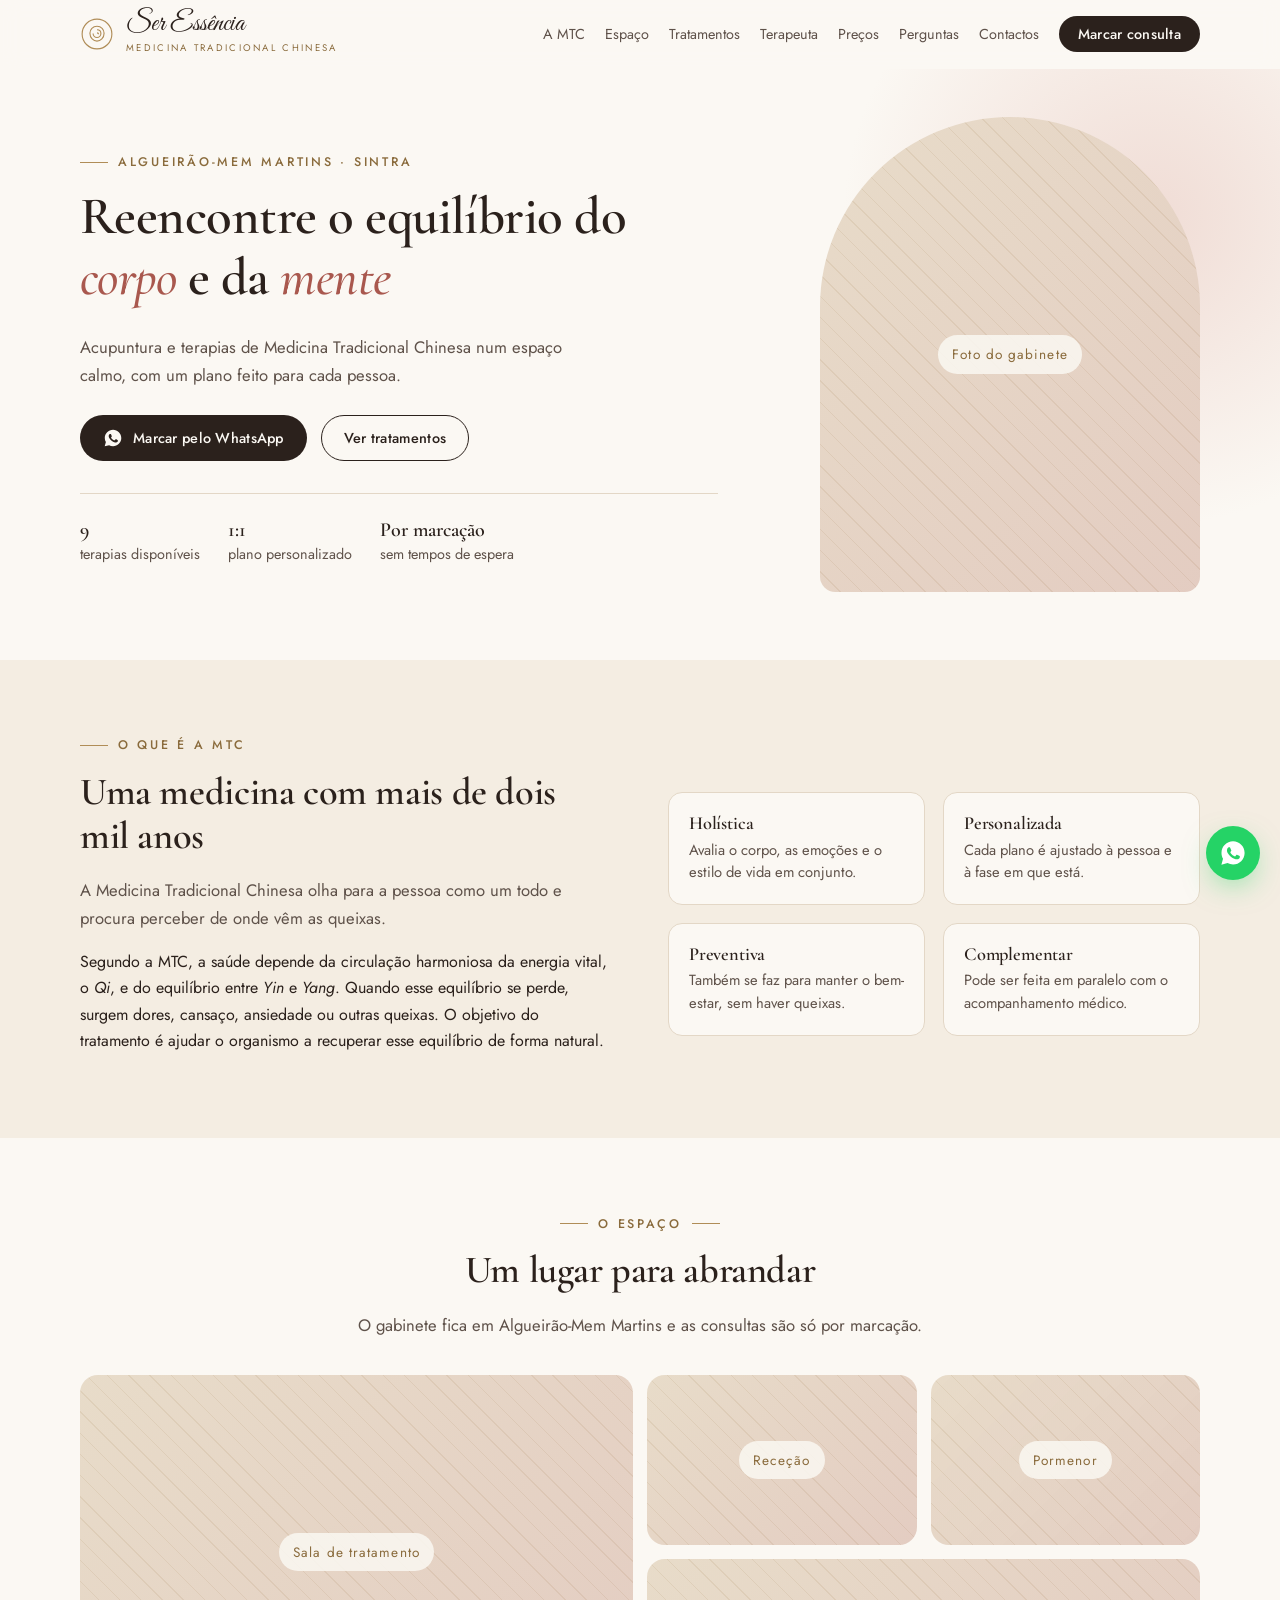
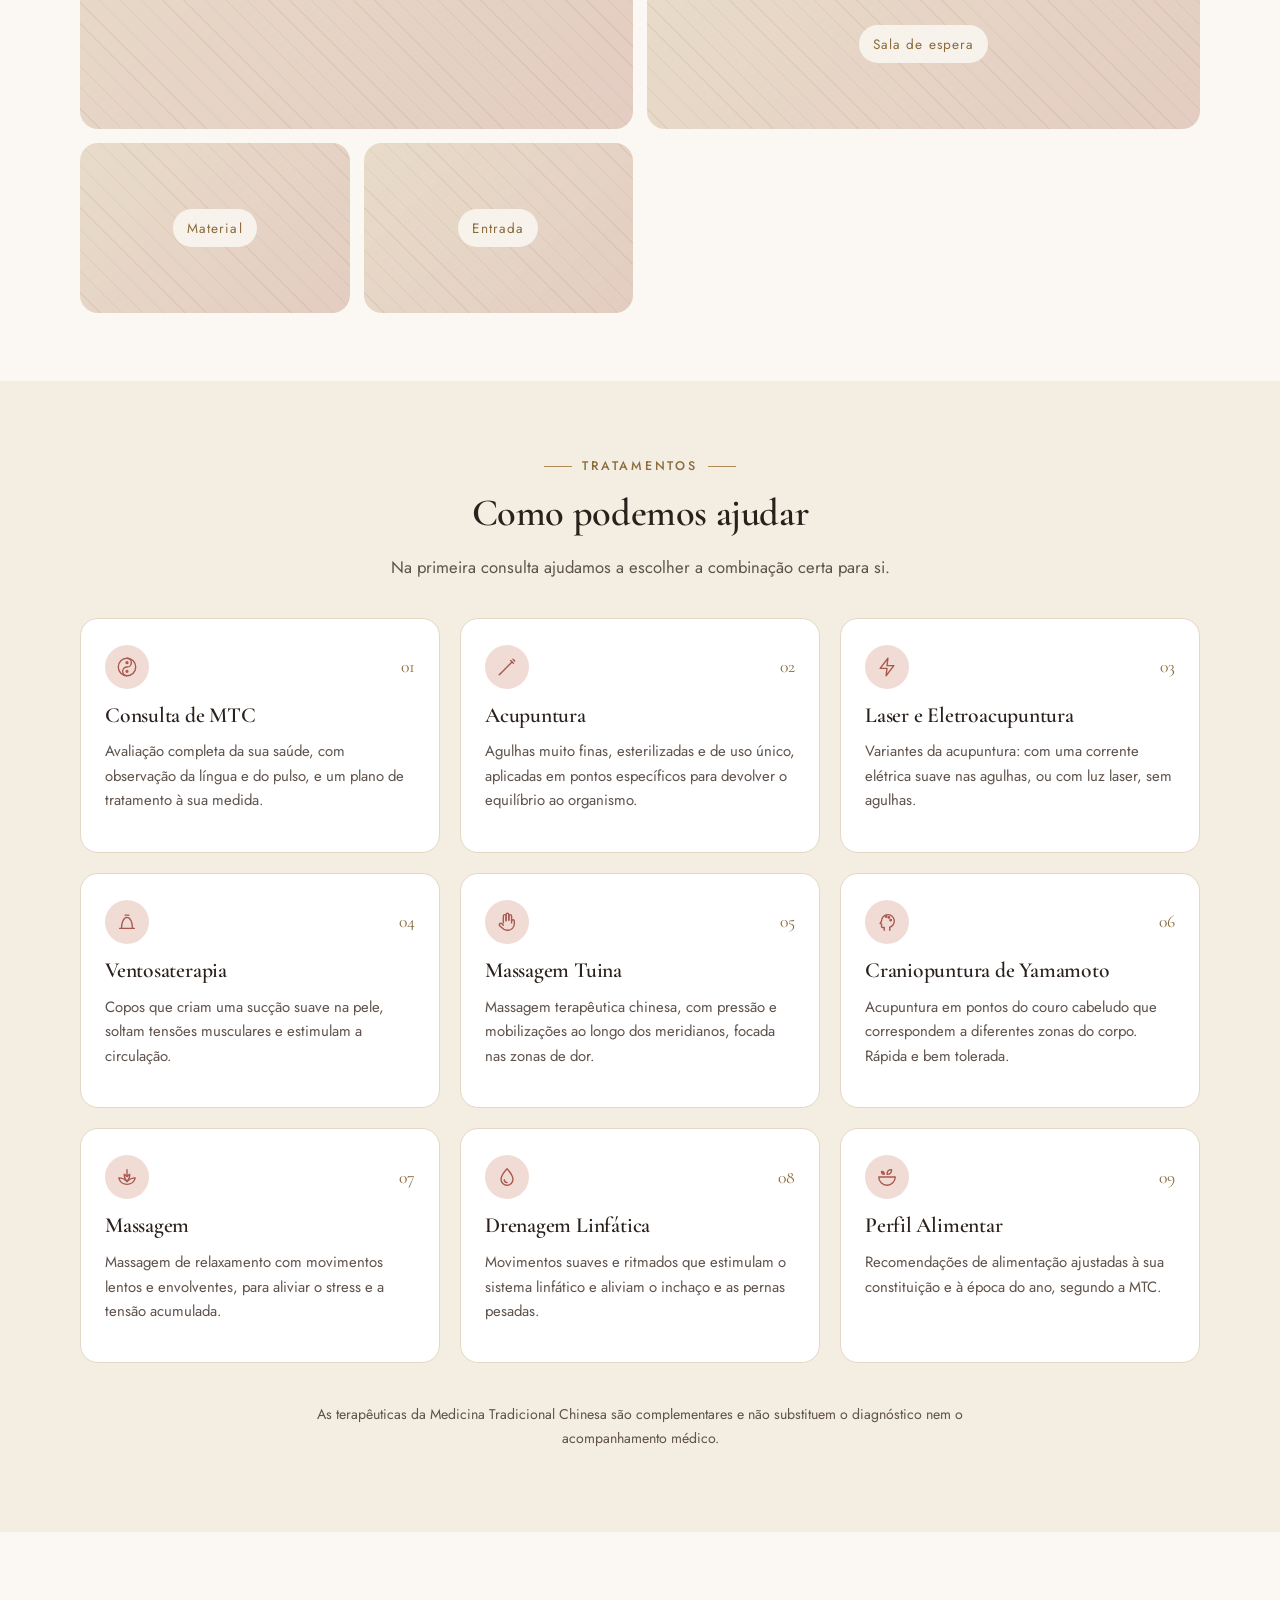
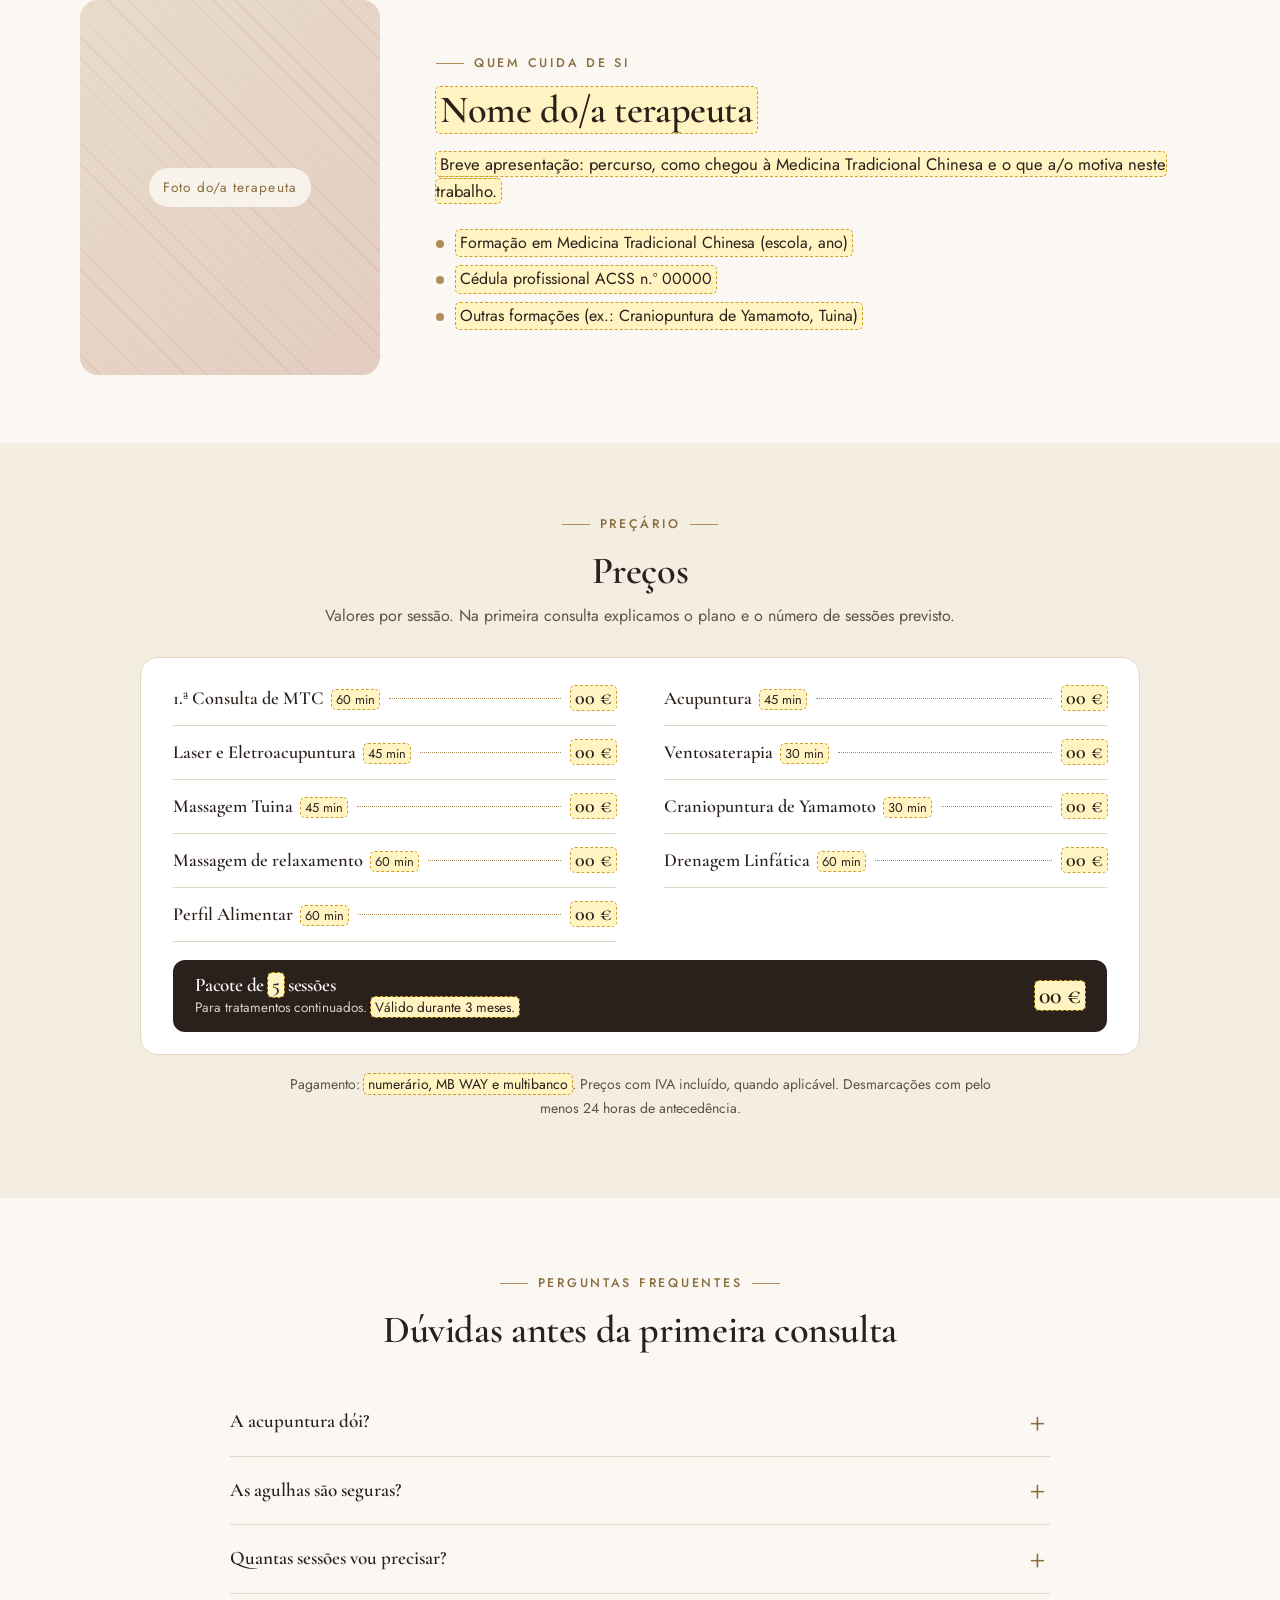
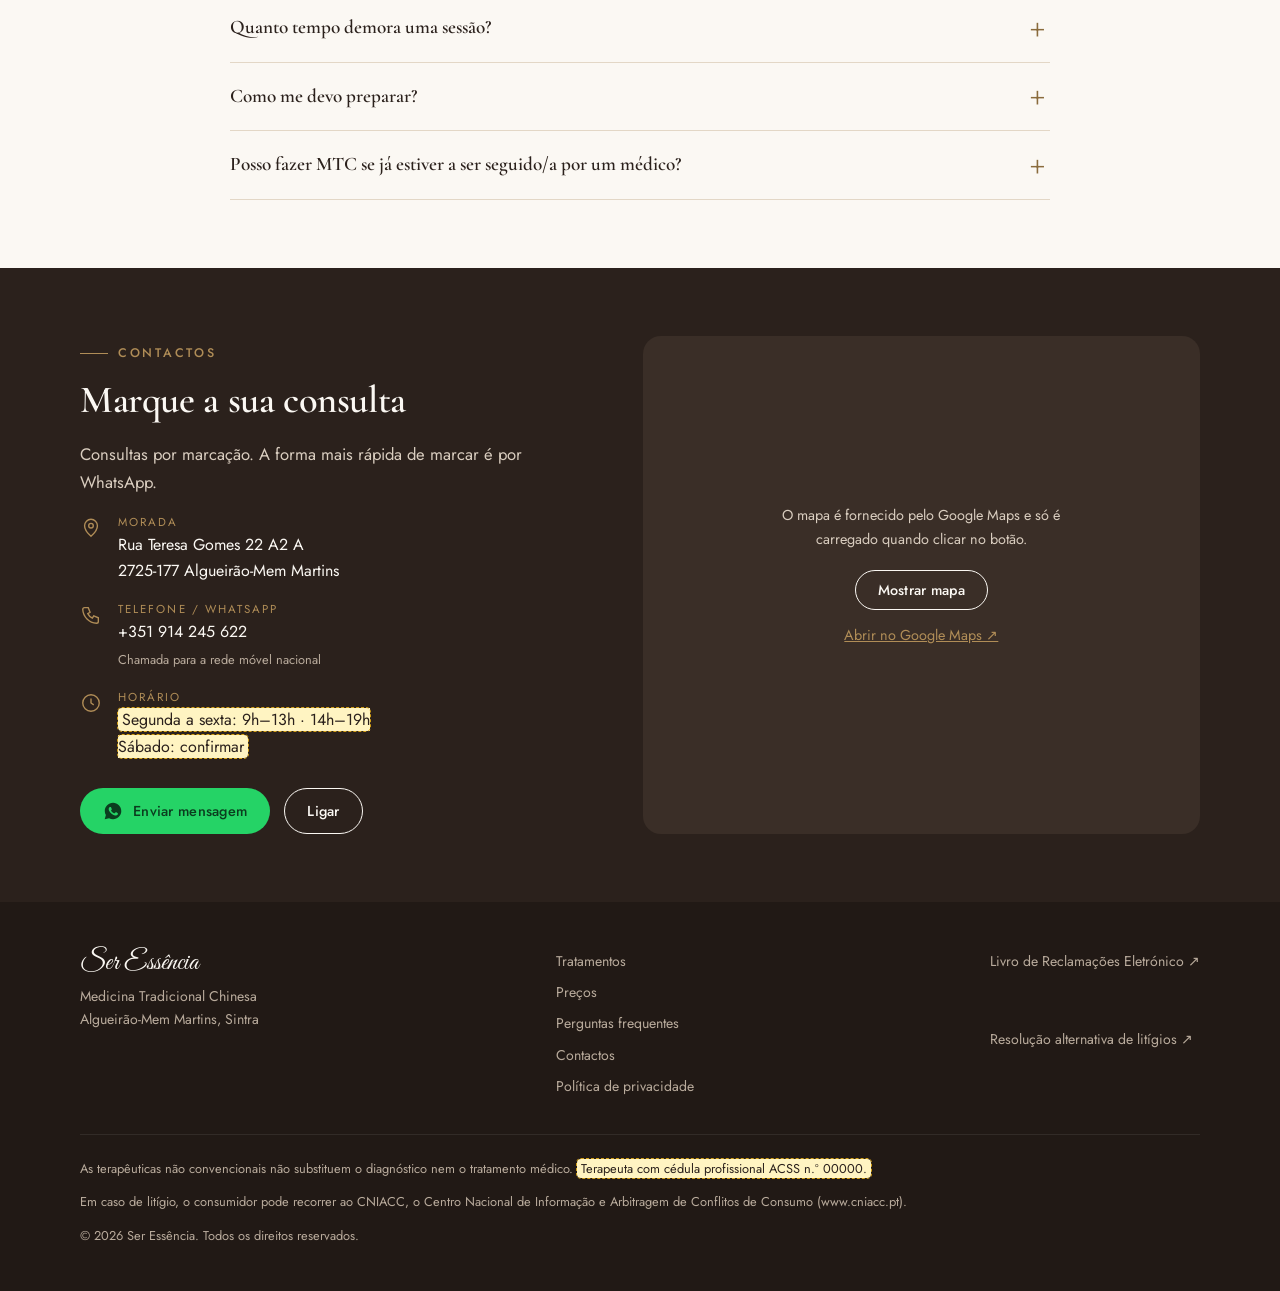
<file: index.html>
<!doctype html>
<html lang="pt-PT">
<head>
  <meta charset="utf-8">
  <meta name="viewport" content="width=device-width, initial-scale=1">
  <title>Ser Essência | Acupuntura e Medicina Tradicional Chinesa em Mem Martins</title>
  <meta name="description" content="Clínica de Medicina Tradicional Chinesa em Algueirão-Mem Martins: acupuntura, eletroacupuntura, ventosaterapia, massagem Tuina, drenagem linfática e perfil alimentar. Consultas por marcação.">
  <meta name="robots" content="noindex"><!-- PROTOTIPO: tirar no lançamento -->
  <link rel="canonical" href="https://seressencia.pt/">
  <meta name="theme-color" content="#2b211c">

  <!-- Pré-visualização quando o link é partilhado (WhatsApp, Facebook…) -->
  <meta property="og:type" content="website">
  <meta property="og:locale" content="pt_PT">
  <meta property="og:title" content="Ser Essência | Medicina Tradicional Chinesa">
  <meta property="og:description" content="Acupuntura e terapias de Medicina Tradicional Chinesa em Algueirão-Mem Martins.">
  <meta property="og:url" content="https://seressencia.pt/">
  <meta property="og:image" content="https://seressencia.pt/partilha.jpg">
  <meta property="og:image:width" content="1200">
  <meta property="og:image:height" content="630">
  <meta property="og:site_name" content="Ser Essência">
  <meta name="twitter:card" content="summary_large_image">

  <link rel="icon" href="favicon.svg" type="image/svg+xml">
  <link rel="preconnect" href="https://fonts.googleapis.com">
  <link rel="preconnect" href="https://fonts.gstatic.com" crossorigin>
  <link href="https://fonts.googleapis.com/css2?family=Cormorant+Garamond:ital,wght@0,500;0,600;1,500&family=Great+Vibes&family=Jost:wght@300;400;500&display=swap" rel="stylesheet">
  <link rel="stylesheet" href="styles.css">

  <!-- Dados estruturados: ajudam o Google a mostrar morada, telefone e horário -->
  <script type="application/ld+json">
  {
    "@context": "https://schema.org",
    "@type": "MedicalBusiness",
    "name": "Ser Essência — Medicina Tradicional Chinesa",
    "url": "https://seressencia.pt/",
    "telephone": "+351914245622",
    "image": "https://seressencia.pt/partilha.jpg",
    "address": {
      "@type": "PostalAddress",
      "streetAddress": "Rua Teresa Gomes 22 A2 A",
      "postalCode": "2725-177",
      "addressLocality": "Algueirão-Mem Martins",
      "addressRegion": "Sintra",
      "addressCountry": "PT"
    },
    "areaServed": ["Algueirão-Mem Martins", "Sintra", "Rio de Mouro", "Mira Sintra"],
    "medicalSpecialty": "Acupuncture"
  }
  </script>
</head>
<body id="topo">

  <!-- ===================== CABEÇALHO ===================== -->
  <header class="site-header">
    <nav class="container nav" aria-label="Navegação principal">
      <a href="#topo" class="brand" aria-label="Ser Essência — início">
        <!-- Substituir por img/logo.svg quando houver o logótipo original -->
        <svg class="brand-mark" viewBox="0 0 48 48" fill="none" stroke="#b08d57" stroke-width="1.6" aria-hidden="true">
          <circle cx="24" cy="24" r="21"/>
          <path d="M24 13c6 0 10 4.5 10 10 0 6.5-5 11-10 11s-10-4.5-10-11c0-5.5 4-10 10-10z"/>
          <path d="M24 18c3.3 0 5.5 2.4 5.5 5.3 0 3.4-2.6 5.7-5.5 5.7s-5.5-2.3-5.5-5.7"/>
          <path d="M24 22.5c1.4 0 2.2 1 2.2 2"/>
        </svg>
        <span>
          <span class="brand-name">Ser Essência</span>
          <span class="brand-sub">Medicina Tradicional Chinesa</span>
        </span>
      </a>

      <button class="nav-toggle" aria-label="Abrir menu" aria-expanded="false" aria-controls="menu">
        <span></span><span></span><span></span>
      </button>

      <ul class="nav-links" id="menu">
        <li><a href="#mtc">A MTC</a></li>
        <li><a href="#gabinete">Espaço</a></li>
        <li><a href="#tratamentos">Tratamentos</a></li>
        <li><a href="#terapeuta">Terapeuta</a></li>
        <li><a href="#precos">Preços</a></li>
        <li><a href="#faq">Perguntas</a></li>
        <li><a href="#contactos">Contactos</a></li>
        <li><a class="btn btn-primary" href="https://wa.me/351914245622?text=Ol%C3%A1!%20Gostaria%20de%20marcar%20uma%20consulta." target="_blank" rel="noopener">Marcar consulta</a></li>
      </ul>
    </nav>
  </header>

  <main>
    <!-- ===================== HERO ===================== -->
    <section class="hero">
      <div class="container hero-grid">
        <div class="reveal">
          <span class="eyebrow">Algueirão-Mem Martins · Sintra</span>
          <h1>Reencontre o equilíbrio do <em>corpo</em> e da <em>mente</em></h1>
          <p class="lead">Acupuntura e terapias de Medicina Tradicional Chinesa num espaço calmo, com um plano feito para cada pessoa.</p>
          <div class="hero-actions">
            <a class="btn btn-primary" href="https://wa.me/351914245622?text=Ol%C3%A1!%20Gostaria%20de%20marcar%20uma%20consulta." target="_blank" rel="noopener">
              <svg viewBox="0 0 24 24" fill="currentColor" aria-hidden="true"><path d="M12.04 2C6.58 2 2.13 6.45 2.13 11.91c0 1.75.46 3.45 1.32 4.95L2.05 22l5.25-1.38c1.45.79 3.08 1.21 4.74 1.21 5.46 0 9.91-4.45 9.91-9.91C21.95 6.45 17.5 2 12.04 2zm5.8 14.02c-.24.68-1.42 1.31-1.96 1.36-.5.05-.97.24-3.27-.68-2.77-1.09-4.52-3.92-4.66-4.1-.13-.18-1.11-1.48-1.11-2.83 0-1.34.7-2 .95-2.28.25-.27.54-.34.72-.34h.52c.17 0 .39-.06.61.47.24.55.79 1.9.86 2.04.07.14.11.3.02.48-.09.18-.13.29-.27.45-.13.16-.28.35-.4.47-.13.13-.27.28-.12.55.16.27.7 1.15 1.5 1.86 1.03.92 1.9 1.2 2.17 1.34.27.13.43.11.59-.07.16-.18.68-.79.86-1.06.18-.27.36-.23.61-.14.25.09 1.58.75 1.85.88.27.14.45.2.52.32.07.11.07.66-.17 1.34z"/></svg>
              Marcar pelo WhatsApp
            </a>
            <a class="btn btn-ghost" href="#tratamentos">Ver tratamentos</a>
          </div>
          <div class="hero-facts">
            <div><strong>9</strong>terapias disponíveis</div>
            <div><strong>1:1</strong>plano personalizado</div>
            <div><strong>Por marcação</strong>sem tempos de espera</div>
          </div>
        </div>

        <div class="hero-visual reveal">
          <!-- Para usar uma foto: <div class="photo"><img src="img/gabinete-1.jpg" alt="Sala de tratamento da Ser Essência"></div> -->
          <div class="photo"><span class="photo-label">Foto do gabinete</span></div>
        </div>
      </div>
    </section>

    <!-- ===================== A MTC ===================== -->
    <section class="section about" id="mtc">
      <div class="container about-grid">
        <div class="reveal">
          <span class="eyebrow">O que é a MTC</span>
          <h2>Uma medicina com mais de dois mil anos</h2>
          <p class="lead">A Medicina Tradicional Chinesa olha para a pessoa como um todo e procura perceber de onde vêm as queixas.</p>
          <p>Segundo a MTC, a saúde depende da circulação harmoniosa da energia vital, o <em>Qi</em>, e do equilíbrio entre <em>Yin</em> e <em>Yang</em>. Quando esse equilíbrio se perde, surgem dores, cansaço, ansiedade ou outras queixas. O objetivo do tratamento é ajudar o organismo a recuperar esse equilíbrio de forma natural.</p>
        </div>
        <div class="reveal">
          <div class="pillars">
            <div class="pillar"><h3>Holística</h3><p>Avalia o corpo, as emoções e o estilo de vida em conjunto.</p></div>
            <div class="pillar"><h3>Personalizada</h3><p>Cada plano é ajustado à pessoa e à fase em que está.</p></div>
            <div class="pillar"><h3>Preventiva</h3><p>Também se faz para manter o bem-estar, sem haver queixas.</p></div>
            <div class="pillar"><h3>Complementar</h3><p>Pode ser feita em paralelo com o acompanhamento médico.</p></div>
          </div>
        </div>
      </div>
    </section>

    <!-- ===================== GALERIA ===================== -->
    <section class="section bg-paper" id="gabinete">
      <div class="container">
        <div class="section-head center reveal">
          <span class="eyebrow">O espaço</span>
          <h2>Um lugar para abrandar</h2>
          <p class="lead">O gabinete fica em Algueirão-Mem Martins e as consultas são só por marcação.</p>
        </div>
        <div class="gallery-grid reveal">
          <div class="photo"><span class="photo-label">Sala de tratamento</span></div>
          <div class="photo"><span class="photo-label">Receção</span></div>
          <div class="photo"><span class="photo-label">Pormenor</span></div>
          <div class="photo"><span class="photo-label">Sala de espera</span></div>
          <div class="photo"><span class="photo-label">Material</span></div>
          <div class="photo"><span class="photo-label">Entrada</span></div>
        </div>
      </div>
    </section>

    <!-- ===================== TRATAMENTOS ===================== -->
    <section class="section bg-cream" id="tratamentos">
      <div class="container">
        <div class="section-head center reveal">
          <span class="eyebrow">Tratamentos</span>
          <h2>Como podemos ajudar</h2>
          <p class="lead">Na primeira consulta ajudamos a escolher a combinação certa para si.</p>
        </div>

        <div class="treatments">
          <article class="treatment reveal" id="t-mtc">
            <div class="treatment-top">
              <span class="icon"><svg viewBox="0 0 24 24" fill="none" stroke="currentColor" stroke-width="1.5"><circle cx="12" cy="12" r="9.5"/><path d="M12 2.5a4.75 4.75 0 0 1 0 9.5 4.75 4.75 0 0 0 0 9.5"/><circle cx="12" cy="7.25" r="1" fill="currentColor"/><circle cx="12" cy="16.75" r="1"/></svg></span>
              <span class="num">01</span>
            </div>
            <h3>Consulta de MTC</h3>
            <p>Avaliação completa da sua saúde, com observação da língua e do pulso, e um plano de tratamento à sua medida.</p>
          </article>
          <article class="treatment reveal" id="t-acupuntura">
            <div class="treatment-top">
              <span class="icon"><svg viewBox="0 0 24 24" fill="none" stroke="currentColor" stroke-width="1.5" stroke-linecap="round"><path d="M5 19 17.5 6.5"/><path d="m16 5 3 3"/><path d="M18.5 3.5 20.5 5.5"/><path d="M3.5 20.5 5 19"/></svg></span>
              <span class="num">02</span>
            </div>
            <h3>Acupuntura</h3>
            <p>Agulhas muito finas, esterilizadas e de uso único, aplicadas em pontos específicos para devolver o equilíbrio ao organismo.</p>
          </article>
          <article class="treatment reveal" id="t-eletro">
            <div class="treatment-top">
              <span class="icon"><svg viewBox="0 0 24 24" fill="none" stroke="currentColor" stroke-width="1.5" stroke-linejoin="round"><path d="M13 2.5 4.5 13.5H12l-1 8 8.5-11H12z"/></svg></span>
              <span class="num">03</span>
            </div>
            <h3>Laser e Eletroacupuntura</h3>
            <p>Variantes da acupuntura: com uma corrente elétrica suave nas agulhas, ou com luz laser, sem agulhas.</p>
          </article>
          <article class="treatment reveal" id="t-ventosas">
            <div class="treatment-top">
              <span class="icon"><svg viewBox="0 0 24 24" fill="none" stroke="currentColor" stroke-width="1.5" stroke-linecap="round"><path d="M6 19c0-7 2.5-12 6-12s6 5 6 12"/><path d="M4 19h16"/><path d="M10 4.5h4"/></svg></span>
              <span class="num">04</span>
            </div>
            <h3>Ventosaterapia</h3>
            <p>Copos que criam uma sucção suave na pele, soltam tensões musculares e estimulam a circulação.</p>
          </article>
          <article class="treatment reveal" id="t-tuina">
            <div class="treatment-top">
              <span class="icon"><svg viewBox="0 0 24 24" fill="none" stroke="currentColor" stroke-width="1.5" stroke-linecap="round" stroke-linejoin="round"><path d="M8 13V5.5a1.5 1.5 0 0 1 3 0V11"/><path d="M11 10V4a1.5 1.5 0 0 1 3 0v6"/><path d="M14 10V5.5a1.5 1.5 0 0 1 3 0V13"/><path d="M17 11a1.5 1.5 0 0 1 3 0v3a7 7 0 0 1-7 7h-1a7 7 0 0 1-5.6-2.8L4 16a1.6 1.6 0 0 1 2.5-2L8 15.5"/></svg></span>
              <span class="num">05</span>
            </div>
            <h3>Massagem Tuina</h3>
            <p>Massagem terapêutica chinesa, com pressão e mobilizações ao longo dos meridianos, focada nas zonas de dor.</p>
          </article>
          <article class="treatment reveal" id="t-yamamoto">
            <div class="treatment-top">
              <span class="icon"><svg viewBox="0 0 24 24" fill="none" stroke="currentColor" stroke-width="1.5" stroke-linecap="round" stroke-linejoin="round"><path d="M9 21v-3H7a1 1 0 0 1-1-1v-3l-1.5-.5L6 11a7 7 0 1 1 9 6.7V21"/><circle cx="11" cy="6" r=".8" fill="currentColor"/><circle cx="14" cy="7" r=".8" fill="currentColor"/><circle cx="16" cy="10" r=".8" fill="currentColor"/></svg></span>
              <span class="num">06</span>
            </div>
            <h3>Craniopuntura de Yamamoto</h3>
            <p>Acupuntura em pontos do couro cabeludo que correspondem a diferentes zonas do corpo. Rápida e bem tolerada.</p>
          </article>
          <article class="treatment reveal" id="t-massagem">
            <div class="treatment-top">
              <span class="icon"><svg viewBox="0 0 24 24" fill="none" stroke="currentColor" stroke-width="1.5" stroke-linecap="round" stroke-linejoin="round"><path d="M12 20c-4 0-8-2.5-9-7 3 0 6 1 9 4 3-3 6-4 9-4-1 4.5-5 7-9 7z"/><path d="M12 17c-2-2-3-5-3-8 1 .5 2.2 1.4 3 2.5.8-1.1 2-2 3-2.5 0 3-1 6-3 8z"/><path d="M12 11.5V4"/></svg></span>
              <span class="num">07</span>
            </div>
            <h3>Massagem</h3>
            <p>Massagem de relaxamento com movimentos lentos e envolventes, para aliviar o stress e a tensão acumulada.</p>
          </article>
          <article class="treatment reveal" id="t-drenagem">
            <div class="treatment-top">
              <span class="icon"><svg viewBox="0 0 24 24" fill="none" stroke="currentColor" stroke-width="1.5" stroke-linejoin="round"><path d="M12 3s6.5 7 6.5 11.5a6.5 6.5 0 0 1-13 0C5.5 10 12 3 12 3z"/><path d="M9 15a3 3 0 0 0 3 3" stroke-linecap="round"/></svg></span>
              <span class="num">08</span>
            </div>
            <h3>Drenagem Linfática</h3>
            <p>Movimentos suaves e ritmados que estimulam o sistema linfático e aliviam o inchaço e as pernas pesadas.</p>
          </article>
          <article class="treatment reveal" id="t-alimentar">
            <div class="treatment-top">
              <span class="icon"><svg viewBox="0 0 24 24" fill="none" stroke="currentColor" stroke-width="1.5" stroke-linecap="round" stroke-linejoin="round"><path d="M3 12h18a9 9 0 0 1-18 0z"/><path d="M12 9c0-3 2-5 5-5 0 3-2 5-5 5z"/><path d="M9 9c0-1.7-1-3-3-3 0 1.7 1 3 3 3z"/></svg></span>
              <span class="num">09</span>
            </div>
            <h3>Perfil Alimentar</h3>
            <p>Recomendações de alimentação ajustadas à sua constituição e à época do ano, segundo a MTC.</p>
          </article>
        </div>

        <p class="disclaimer">As terapêuticas da Medicina Tradicional Chinesa são complementares e não substituem o diagnóstico nem o acompanhamento médico.</p>
      </div>
    </section>

    <!-- ===================== TERAPEUTA ===================== -->
    <section class="section bg-paper" id="terapeuta">
      <div class="container therapist-grid">
        <div class="photo reveal"><span class="photo-label">Foto do/a terapeuta</span></div>
        <div class="reveal">
          <span class="eyebrow">Quem cuida de si</span>
          <h2><span class="todo">Nome do/a terapeuta</span></h2>
          <p class="lead"><span class="todo">Breve apresentação: percurso, como chegou à Medicina Tradicional Chinesa e o que a/o motiva neste trabalho.</span></p>
          <ul class="credentials">
            <li><span class="todo">Formação em Medicina Tradicional Chinesa (escola, ano)</span></li>
            <li><span class="todo">Cédula profissional ACSS n.º 00000</span></li>
            <li><span class="todo">Outras formações (ex.: Craniopuntura de Yamamoto, Tuina)</span></li>
          </ul>
        </div>
      </div>
    </section>

    <!-- ===================== PREÇOS ===================== -->
    <!-- Para alterar um preço, muda só o texto dentro de <span class="price-value">. -->
    <section class="section prices bg-cream" id="precos">
      <div class="container">
        <div class="section-head center reveal">
          <span class="eyebrow">Preçário</span>
          <h2>Preços</h2>
          <p class="lead">Valores por sessão. Na primeira consulta explicamos o plano e o número de sessões previsto.</p>
        </div>

        <div class="price-list reveal">
          <div class="price-row">
            <div class="price-name"><a href="#t-mtc">1.ª Consulta de MTC</a><small><span class="todo">60 min</span></small></div>
            <span class="price-dots" aria-hidden="true"></span>
            <span class="price-value"><span class="todo">00 €</span></span>
          </div>
          <div class="price-row">
            <div class="price-name"><a href="#t-acupuntura">Acupuntura</a><small><span class="todo">45 min</span></small></div>
            <span class="price-dots" aria-hidden="true"></span>
            <span class="price-value"><span class="todo">00 €</span></span>
          </div>
          <div class="price-row">
            <div class="price-name"><a href="#t-eletro">Laser e Eletroacupuntura</a><small><span class="todo">45 min</span></small></div>
            <span class="price-dots" aria-hidden="true"></span>
            <span class="price-value"><span class="todo">00 €</span></span>
          </div>
          <div class="price-row">
            <div class="price-name"><a href="#t-ventosas">Ventosaterapia</a><small><span class="todo">30 min</span></small></div>
            <span class="price-dots" aria-hidden="true"></span>
            <span class="price-value"><span class="todo">00 €</span></span>
          </div>
          <div class="price-row">
            <div class="price-name"><a href="#t-tuina">Massagem Tuina</a><small><span class="todo">45 min</span></small></div>
            <span class="price-dots" aria-hidden="true"></span>
            <span class="price-value"><span class="todo">00 €</span></span>
          </div>
          <div class="price-row">
            <div class="price-name"><a href="#t-yamamoto">Craniopuntura de Yamamoto</a><small><span class="todo">30 min</span></small></div>
            <span class="price-dots" aria-hidden="true"></span>
            <span class="price-value"><span class="todo">00 €</span></span>
          </div>
          <div class="price-row">
            <div class="price-name"><a href="#t-massagem">Massagem de relaxamento</a><small><span class="todo">60 min</span></small></div>
            <span class="price-dots" aria-hidden="true"></span>
            <span class="price-value"><span class="todo">00 €</span></span>
          </div>
          <div class="price-row">
            <div class="price-name"><a href="#t-drenagem">Drenagem Linfática</a><small><span class="todo">60 min</span></small></div>
            <span class="price-dots" aria-hidden="true"></span>
            <span class="price-value"><span class="todo">00 €</span></span>
          </div>
          <div class="price-row">
            <div class="price-name"><a href="#t-alimentar">Perfil Alimentar</a><small><span class="todo">60 min</span></small></div>
            <span class="price-dots" aria-hidden="true"></span>
            <span class="price-value"><span class="todo">00 €</span></span>
          </div>

          <!-- Apagar este bloco se a clínica não tiver pacotes -->
          <div class="price-pack">
            <div>
              <h3>Pacote de <span class="todo">5</span> sessões</h3>
              <p>Para tratamentos continuados. <span class="todo">Válido durante 3 meses.</span></p>
            </div>
            <span class="price-value"><span class="todo">00 €</span></span>
          </div>
        </div>

        <p class="disclaimer">Pagamento: <span class="todo">numerário, MB WAY e multibanco</span>. Preços com IVA incluído, quando aplicável. Desmarcações com pelo menos 24 horas de antecedência.</p>
      </div>
    </section>

    <!-- ===================== FAQ ===================== -->
    <section class="section" id="faq">
      <div class="container">
        <div class="section-head center reveal">
          <span class="eyebrow">Perguntas frequentes</span>
          <h2>Dúvidas antes da primeira consulta</h2>
        </div>
        <div class="faq-list reveal">
          <details>
            <summary>A acupuntura dói?</summary>
            <p>As agulhas são muito mais finas do que as de uma injeção. A maioria das pessoas sente apenas uma ligeira picada ao inserir e, depois, sensações de calor, peso ou formigueiro, que são normais. Muitas pessoas acabam por relaxar ou até adormecer durante a sessão. Se preferir, existe a opção de acupuntura a laser, sem agulhas.</p>
          </details>
          <details>
            <summary>As agulhas são seguras?</summary>
            <p>Sim. Utilizamos apenas agulhas esterilizadas e de uso único, que são abertas à sua frente e descartadas no final da sessão.</p>
          </details>
          <details>
            <summary>Quantas sessões vou precisar?</summary>
            <p>Depende da queixa e de cada pessoa. Situações recentes costumam responder em poucas sessões, enquanto problemas de longa duração precisam normalmente de um acompanhamento mais prolongado. Na primeira consulta damos-lhe uma estimativa.</p>
          </details>
          <details>
            <summary>Quanto tempo demora uma sessão?</summary>
            <p>Uma sessão dura, em média, <span class="todo">45 a 60 minutos</span>. A primeira consulta é um pouco mais longa, porque inclui a avaliação completa.</p>
          </details>
          <details>
            <summary>Como me devo preparar?</summary>
            <p>Venha com roupa confortável e evite vir em jejum ou logo a seguir a uma refeição pesada. Se tiver exames ou relatórios médicos recentes, traga-os consigo.</p>
          </details>
          <details>
            <summary>Posso fazer MTC se já estiver a ser seguido/a por um médico?</summary>
            <p>Sim. A Medicina Tradicional Chinesa é complementar e não substitui o acompanhamento médico. Informe-nos sempre da medicação que toma e de qualquer condição de saúde, incluindo gravidez.</p>
          </details>
        </div>
      </div>
    </section>

    <!-- ===================== CONTACTOS ===================== -->
    <section class="section contact" id="contactos">
      <div class="container contact-grid">
        <div class="reveal">
          <span class="eyebrow">Contactos</span>
          <h2>Marque a sua consulta</h2>
          <p class="lead">Consultas por marcação. A forma mais rápida de marcar é por WhatsApp.</p>
          <ul class="contact-list">
            <li>
              <svg viewBox="0 0 24 24" fill="none" stroke="currentColor" stroke-width="1.5"><path d="M12 21s-7-6.2-7-11.5a7 7 0 0 1 14 0C19 14.8 12 21 12 21z"/><circle cx="12" cy="9.5" r="2.5"/></svg>
              <div><small>Morada</small>Rua Teresa Gomes 22 A2 A<br>2725-177 Algueirão-Mem Martins</div>
            </li>
            <li>
              <svg viewBox="0 0 24 24" fill="none" stroke="currentColor" stroke-width="1.5"><path d="M5 4h4l2 5-2.5 1.5a11 11 0 0 0 5 5L15 13l5 2v4a2 2 0 0 1-2 2A16 16 0 0 1 3 6a2 2 0 0 1 2-2z"/></svg>
              <div><small>Telefone / WhatsApp</small><a href="tel:+351914245622">+351 914 245 622</a><br><span style="font-size:.8rem;color:#b9ab9c">Chamada para a rede móvel nacional</span></div>
            </li>
            <li>
              <svg viewBox="0 0 24 24" fill="none" stroke="currentColor" stroke-width="1.5"><circle cx="12" cy="12" r="9"/><path d="M12 7v5l3 2"/></svg>
              <div><small>Horário</small><span class="todo" style="color:#2b211c">Segunda a sexta: 9h–13h · 14h–19h<br>Sábado: confirmar</span></div>
            </li>
          </ul>
          <div class="hero-actions">
            <a class="btn btn-whatsapp" href="https://wa.me/351914245622?text=Ol%C3%A1!%20Gostaria%20de%20marcar%20uma%20consulta." target="_blank" rel="noopener">
              <svg viewBox="0 0 24 24" fill="currentColor" aria-hidden="true"><path d="M12.04 2C6.58 2 2.13 6.45 2.13 11.91c0 1.75.46 3.45 1.32 4.95L2.05 22l5.25-1.38c1.45.79 3.08 1.21 4.74 1.21 5.46 0 9.91-4.45 9.91-9.91C21.95 6.45 17.5 2 12.04 2zm5.8 14.02c-.24.68-1.42 1.31-1.96 1.36-.5.05-.97.24-3.27-.68-2.77-1.09-4.52-3.92-4.66-4.1-.13-.18-1.11-1.48-1.11-2.83 0-1.34.7-2 .95-2.28.25-.27.54-.34.72-.34h.52c.17 0 .39-.06.61.47.24.55.79 1.9.86 2.04.07.14.11.3.02.48-.09.18-.13.29-.27.45-.13.16-.28.35-.4.47-.13.13-.27.28-.12.55.16.27.7 1.15 1.5 1.86 1.03.92 1.9 1.2 2.17 1.34.27.13.43.11.59-.07.16-.18.68-.79.86-1.06.18-.27.36-.23.61-.14.25.09 1.58.75 1.85.88.27.14.45.2.52.32.07.11.07.66-.17 1.34z"/></svg>
              Enviar mensagem
            </a>
            <a class="btn btn-ghost" href="tel:+351914245622">Ligar</a>
          </div>
        </div>

        <!-- O mapa só carrega quando a pessoa clica: assim o site não usa cookies
             do Google e não precisa de aviso de cookies. -->
        <div class="map reveal" id="mapa">
          <div>
            <p>O mapa é fornecido pelo Google Maps e só é carregado quando clicar no botão.</p>
            <button class="btn btn-ghost" type="button" data-load-map>Mostrar mapa</button>
            <p style="margin-top:14px"><a href="https://www.google.com/maps/search/?api=1&query=Rua+Teresa+Gomes+22,+2725-177+Algueir%C3%A3o-Mem+Martins" target="_blank" rel="noopener" style="color:#b08d57">Abrir no Google Maps ↗</a></p>
          </div>
        </div>
      </div>
    </section>
  </main>

  <!-- ===================== RODAPÉ ===================== -->
  <footer class="site-footer">
    <div class="container">
      <div class="footer-grid">
        <div>
          <span class="brand-name">Ser Essência</span>
          <p style="margin-top:8px">Medicina Tradicional Chinesa<br>Algueirão-Mem Martins, Sintra</p>
        </div>
        <ul class="footer-links">
          <li><a href="#tratamentos">Tratamentos</a></li>
          <li><a href="#precos">Preços</a></li>
          <li><a href="#faq">Perguntas frequentes</a></li>
          <li><a href="#contactos">Contactos</a></li>
          <li><a href="politica-privacidade.html">Política de privacidade</a></li>
        </ul>
        <ul class="footer-links">
          <li><a href="https://www.livroreclamacoes.pt/Inicio/" target="_blank" rel="noopener">Livro de Reclamações Eletrónico ↗</a></li>
          <li><a href="https://www.cniacc.pt/" target="_blank" rel="noopener">Resolução alternativa de litígios ↗</a></li>
        </ul>
      </div>
      <div class="footer-legal">
        <p>As terapêuticas não convencionais não substituem o diagnóstico nem o tratamento médico. <span class="todo" style="color:#2b211c">Terapeuta com cédula profissional ACSS n.º 00000.</span></p>
        <p>Em caso de litígio, o consumidor pode recorrer ao CNIACC, o Centro Nacional de Informação e Arbitragem de Conflitos de Consumo (www.cniacc.pt).</p>
        <p>© <span data-year>2026</span> Ser Essência. Todos os direitos reservados.</p>
      </div>
    </div>
  </footer>

  <!-- Botão de WhatsApp sempre visível -->
  <a class="wa-float" href="https://wa.me/351914245622?text=Ol%C3%A1!%20Gostaria%20de%20marcar%20uma%20consulta." target="_blank" rel="noopener" aria-label="Falar connosco no WhatsApp">
    <svg viewBox="0 0 24 24" fill="currentColor" aria-hidden="true"><path d="M12.04 2C6.58 2 2.13 6.45 2.13 11.91c0 1.75.46 3.45 1.32 4.95L2.05 22l5.25-1.38c1.45.79 3.08 1.21 4.74 1.21 5.46 0 9.91-4.45 9.91-9.91C21.95 6.45 17.5 2 12.04 2zm5.8 14.02c-.24.68-1.42 1.31-1.96 1.36-.5.05-.97.24-3.27-.68-2.77-1.09-4.52-3.92-4.66-4.1-.13-.18-1.11-1.48-1.11-2.83 0-1.34.7-2 .95-2.28.25-.27.54-.34.72-.34h.52c.17 0 .39-.06.61.47.24.55.79 1.9.86 2.04.07.14.11.3.02.48-.09.18-.13.29-.27.45-.13.16-.28.35-.4.47-.13.13-.27.28-.12.55.16.27.7 1.15 1.5 1.86 1.03.92 1.9 1.2 2.17 1.34.27.13.43.11.59-.07.16-.18.68-.79.86-1.06.18-.27.36-.23.61-.14.25.09 1.58.75 1.85.88.27.14.45.2.52.32.07.11.07.66-.17 1.34z"/></svg>
  </a>

  <script src="main.js" defer></script>
</body>
</html>
</file>
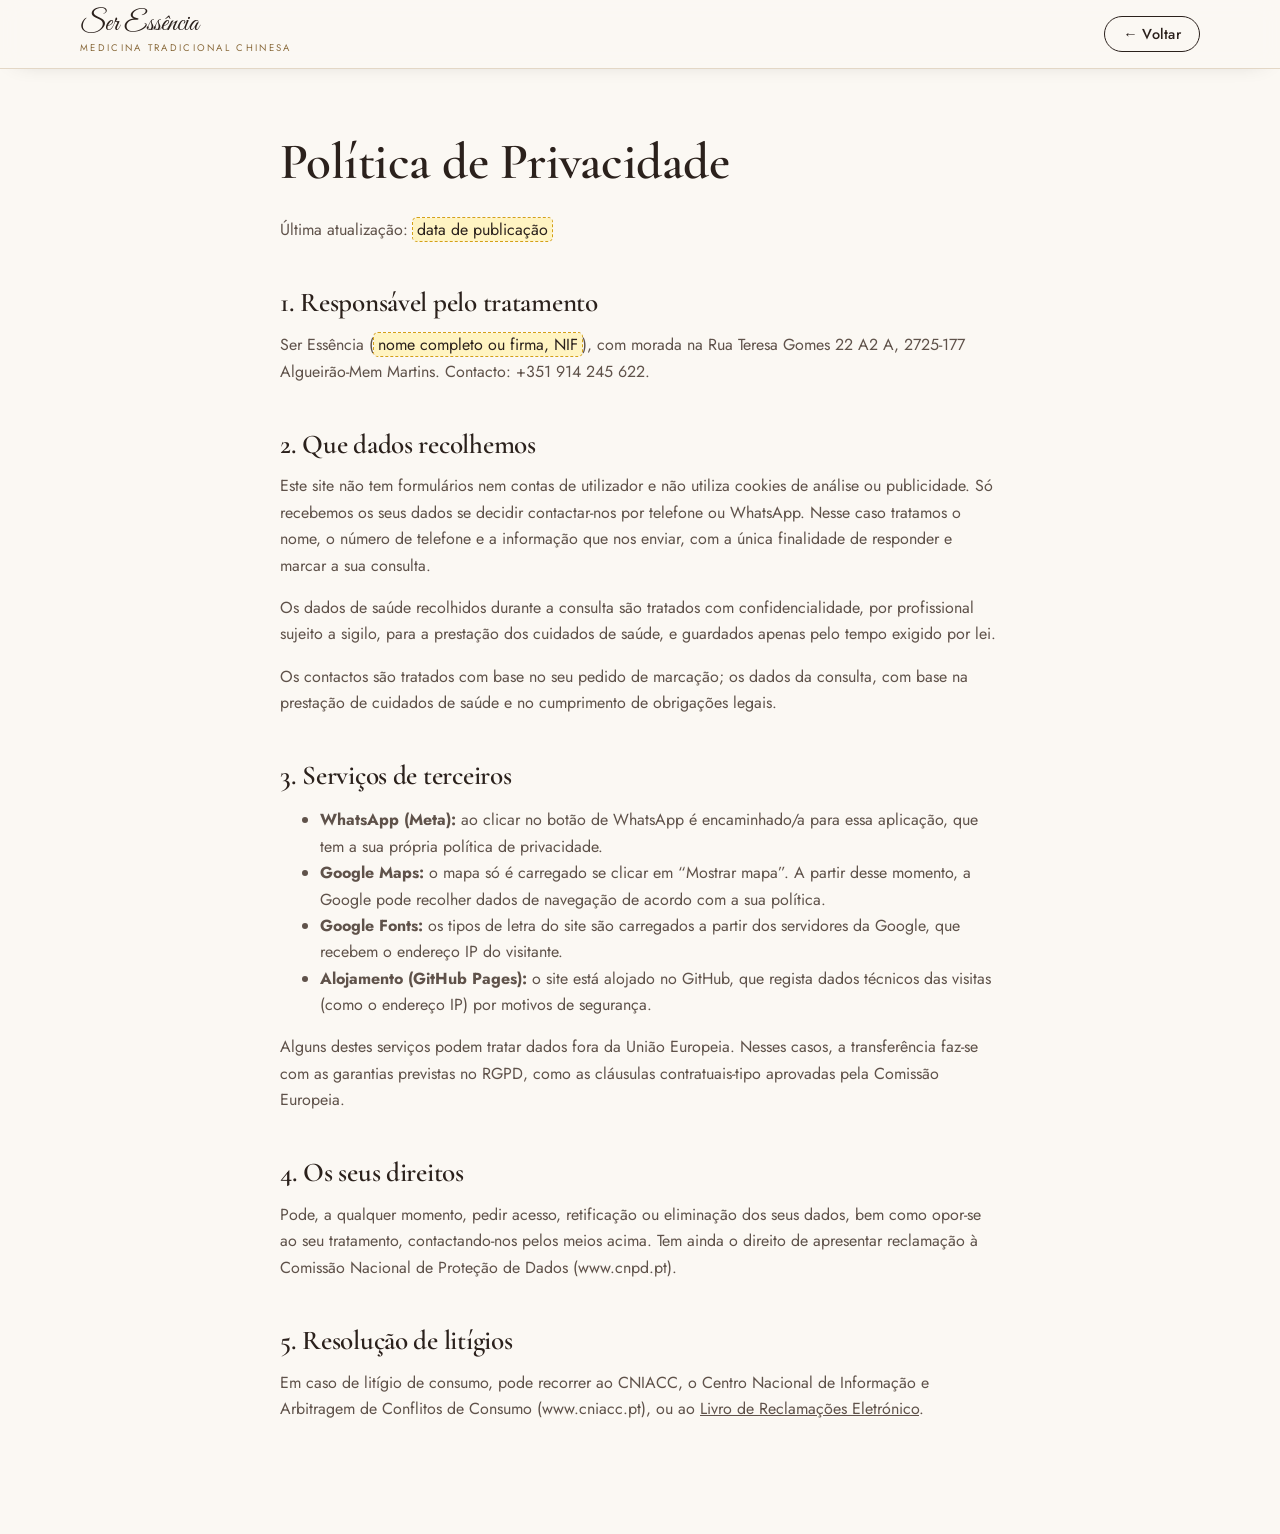
<file: politica-privacidade.html>
<!doctype html>
<html lang="pt-PT">
<head>
  <meta charset="utf-8">
  <meta name="viewport" content="width=device-width, initial-scale=1">
  <title>Política de Privacidade | Ser Essência</title>
  <meta name="robots" content="noindex">
  <link rel="icon" href="favicon.svg" type="image/svg+xml">
  <link rel="preconnect" href="https://fonts.googleapis.com">
  <link rel="preconnect" href="https://fonts.gstatic.com" crossorigin>
  <link href="https://fonts.googleapis.com/css2?family=Cormorant+Garamond:ital,wght@0,500;0,600;1,500&family=Great+Vibes&family=Jost:wght@300;400;500&display=swap" rel="stylesheet">
  <link rel="stylesheet" href="styles.css">
</head>
<body>
  <header class="site-header scrolled">
    <nav class="container nav">
      <a href="index.html" class="brand"><span><span class="brand-name">Ser Essência</span><span class="brand-sub">Medicina Tradicional Chinesa</span></span></a>
      <a href="index.html" class="btn btn-ghost" style="padding:10px 18px">← Voltar</a>
    </nav>
  </header>

  <main class="prose">
    <h1>Política de Privacidade</h1>
    <p>Última atualização: <span class="todo">data de publicação</span></p>

    <h2>1. Responsável pelo tratamento</h2>
    <p>Ser Essência (<span class="todo">nome completo ou firma, NIF</span>), com morada na Rua Teresa Gomes 22 A2 A, 2725-177 Algueirão-Mem Martins. Contacto: +351 914 245 622.</p>

    <h2>2. Que dados recolhemos</h2>
    <p>Este site não tem formulários nem contas de utilizador e não utiliza cookies de análise ou publicidade. Só recebemos os seus dados se decidir contactar-nos por telefone ou WhatsApp. Nesse caso tratamos o nome, o número de telefone e a informação que nos enviar, com a única finalidade de responder e marcar a sua consulta.</p>
    <p>Os dados de saúde recolhidos durante a consulta são tratados com confidencialidade, por profissional sujeito a sigilo, para a prestação dos cuidados de saúde, e guardados apenas pelo tempo exigido por lei.</p>
    <p>Os contactos são tratados com base no seu pedido de marcação; os dados da consulta, com base na prestação de cuidados de saúde e no cumprimento de obrigações legais.</p>

    <h2>3. Serviços de terceiros</h2>
    <ul>
      <li><strong>WhatsApp (Meta):</strong> ao clicar no botão de WhatsApp é encaminhado/a para essa aplicação, que tem a sua própria política de privacidade.</li>
      <li><strong>Google Maps:</strong> o mapa só é carregado se clicar em “Mostrar mapa”. A partir desse momento, a Google pode recolher dados de navegação de acordo com a sua política.</li>
      <li><strong>Google Fonts:</strong> os tipos de letra do site são carregados a partir dos servidores da Google, que recebem o endereço IP do visitante.</li>
      <li><strong>Alojamento (GitHub Pages):</strong> o site está alojado no GitHub, que regista dados técnicos das visitas (como o endereço IP) por motivos de segurança.</li>
    </ul>
    <p>Alguns destes serviços podem tratar dados fora da União Europeia. Nesses casos, a transferência faz-se com as garantias previstas no RGPD, como as cláusulas contratuais-tipo aprovadas pela Comissão Europeia.</p>

    <h2>4. Os seus direitos</h2>
    <p>Pode, a qualquer momento, pedir acesso, retificação ou eliminação dos seus dados, bem como opor-se ao seu tratamento, contactando-nos pelos meios acima. Tem ainda o direito de apresentar reclamação à Comissão Nacional de Proteção de Dados (www.cnpd.pt).</p>

    <h2>5. Resolução de litígios</h2>
    <p>Em caso de litígio de consumo, pode recorrer ao CNIACC, o Centro Nacional de Informação e Arbitragem de Conflitos de Consumo (www.cniacc.pt), ou ao <a href="https://www.livroreclamacoes.pt/Inicio/" target="_blank" rel="noopener">Livro de Reclamações Eletrónico</a>.</p>
  </main>
</body>
</html>
</file>
<file: styles.css>
/* ==========================================================
   Ser Essência — Medicina Tradicional Chinesa
   Paleta inspirada na fachada: parede terracota, caixilho
   castanho escuro e letras douradas.
   ========================================================== */

:root {
  --paper: #fbf8f3;
  --cream: #f4ede2;
  --sand: #e9dfcf;
  --ink: #2b211c;
  --ink-soft: #5f524a;
  --gold: #b08d57;
  --gold-dark: #8a6b3c;
  --terra: #a9584e;
  --terra-soft: #f0dcd5;
  --line: #e3d7c6;
  --white: #ffffff;
  --whatsapp: #25d366;

  --font-serif: "Cormorant Garamond", Georgia, serif;
  --font-sans: "Jost", "Helvetica Neue", Arial, sans-serif;
  --font-script: "Great Vibes", cursive;

  --radius: 18px;
  --shadow: 0 18px 40px -24px rgba(43, 33, 28, 0.35);
  --max: 1160px;
}

*,
*::before,
*::after { box-sizing: border-box; }

html { scroll-behavior: smooth; scroll-padding-top: 76px; }

body {
  margin: 0;
  background: var(--paper);
  color: var(--ink);
  font-family: var(--font-sans);
  font-size: 16px;
  line-height: 1.65;
  -webkit-font-smoothing: antialiased;
}

img { max-width: 100%; display: block; }
a { color: inherit; }

h1, h2, h3 {
  font-family: var(--font-serif);
  font-weight: 600;
  line-height: 1.15;
  margin: 0 0 0.5em;
  letter-spacing: -0.01em;
}
h1 { font-size: clamp(2.1rem, 4.4vw, 3.3rem); }
h2 { font-size: clamp(1.7rem, 3.2vw, 2.4rem); }
h3 { font-size: 1.35rem; }
p { margin: 0 0 1em; }

.container { width: 100%; max-width: var(--max); margin: 0 auto; padding: 0 20px; }

.eyebrow {
  display: inline-flex;
  align-items: center;
  gap: 10px;
  font-size: 0.78rem;
  font-weight: 500;
  letter-spacing: 0.22em;
  text-transform: uppercase;
  color: var(--gold-dark);
  margin-bottom: 14px;
}
.eyebrow::before { content: ""; width: 28px; height: 1px; background: var(--gold); }

.section { padding: 68px 0; }
.section-head { max-width: 640px; margin-bottom: 36px; }
.section-head.center { margin-left: auto; margin-right: auto; text-align: center; }
.section-head.center .eyebrow::after { content: ""; width: 28px; height: 1px; background: var(--gold); }
.lead { font-size: 1.04rem; color: var(--ink-soft); }

/* Marca provisória: realça texto a confirmar com a clínica.
   Apagar esta regra (e a classe no HTML) antes de publicar. */
.todo {
  background: #fff4c2;
  color: var(--ink);
  outline: 1px dashed #d4a017;
  border-radius: 4px;
  padding: 0 4px;
}

/* ---------- Botões ---------- */
.btn {
  display: inline-flex;
  align-items: center;
  justify-content: center;
  gap: 10px;
  padding: 12px 22px;
  border-radius: 999px;
  font: 500 0.9rem/1 var(--font-sans);
  letter-spacing: 0.02em;
  text-decoration: none;
  border: 1px solid transparent;
  cursor: pointer;
  transition: transform 0.2s, background 0.2s, color 0.2s, border-color 0.2s;
}
.btn:hover { transform: translateY(-2px); }
.btn svg { width: 20px; height: 20px; flex: none; }
.btn-primary { background: var(--ink); color: var(--paper); }
.btn-primary:hover { background: var(--gold-dark); }
.btn-ghost { background: transparent; border-color: var(--ink); color: var(--ink); }
.btn-ghost:hover { background: var(--ink); color: var(--paper); }

/* ---------- Cabeçalho ---------- */
.site-header {
  position: sticky;
  top: 0;
  z-index: 50;
  background: rgba(251, 248, 243, 0.92);
  backdrop-filter: blur(10px);
  -webkit-backdrop-filter: blur(10px);
  border-bottom: 1px solid transparent;
  transition: border-color 0.3s, box-shadow 0.3s;
}
.site-header.scrolled { border-color: var(--line); box-shadow: 0 6px 24px -18px rgba(0,0,0,.3); }
.nav { display: flex; align-items: center; justify-content: space-between; height: 68px; }

.brand { display: flex; align-items: center; gap: 12px; text-decoration: none; }
.brand-mark { width: 34px; height: 34px; flex: none; }
.brand-name { font-family: var(--font-script); font-size: 1.7rem; line-height: 1; color: var(--ink); }
.brand-sub {
  display: block;
  font-size: 0.6rem;
  letter-spacing: 0.24em;
  text-transform: uppercase;
  color: var(--gold-dark);
  margin-top: 2px;
}

.nav-links { display: flex; align-items: center; gap: 20px; list-style: none; margin: 0; padding: 0; }
.nav-links a { white-space: nowrap; text-decoration: none; font-size: 0.9rem; color: var(--ink-soft); transition: color 0.2s; }
.nav-links a:hover { color: var(--gold-dark); }
.nav-links .btn { padding: 10px 18px; color: var(--paper); }
.nav-links .btn:hover { color: var(--paper); }

.nav-toggle {
  display: none;
  background: none;
  border: 0;
  width: 44px;
  height: 44px;
  padding: 10px;
  cursor: pointer;
}
.nav-toggle span { display: block; height: 2px; background: var(--ink); margin: 5px 0; transition: transform .3s, opacity .3s; }
.nav-open .nav-toggle span:nth-child(1) { transform: translateY(7px) rotate(45deg); }
.nav-open .nav-toggle span:nth-child(2) { opacity: 0; }
.nav-open .nav-toggle span:nth-child(3) { transform: translateY(-7px) rotate(-45deg); }

/* ---------- Hero ---------- */
.hero { position: relative; overflow: hidden; padding: 48px 0 68px; background: var(--paper); }
.hero::before {
  content: "";
  position: absolute;
  width: 620px; height: 620px;
  right: -180px; top: -160px;
  border-radius: 50%;
  background: radial-gradient(circle, var(--terra-soft) 0%, rgba(240,220,213,0) 70%);
  pointer-events: none;
}
.hero-grid { position: relative; display: grid; grid-template-columns: 1.2fr 0.8fr; gap: 56px; align-items: center; }
.hero h1 em { font-style: italic; color: var(--terra); font-weight: 500; }
.hero .lead { max-width: 500px; margin-bottom: 26px; }
.hero-actions { display: flex; flex-wrap: wrap; gap: 14px; }
.hero-facts { display: flex; flex-wrap: wrap; gap: 28px; margin-top: 32px; padding-top: 22px; border-top: 1px solid var(--line); }
.hero-facts div { font-size: 0.9rem; color: var(--ink-soft); line-height: 1.4; }
.hero-facts strong { display: block; font-family: var(--font-serif); font-size: 1.25rem; color: var(--ink); font-weight: 600; }

.hero-visual { position: relative; width: 100%; max-width: 380px; justify-self: end; }
.hero-visual .photo { aspect-ratio: 4 / 5; border-radius: 220px 220px var(--radius) var(--radius); }

/* Espaço reservado para fotografias — substituir por <img> */
.photo {
  position: relative;
  overflow: hidden;
  border-radius: var(--radius);
  background:
    linear-gradient(135deg, rgba(176,141,87,.18), rgba(169,88,78,.22)),
    repeating-linear-gradient(45deg, var(--cream) 0 14px, var(--sand) 14px 15px);
  display: flex; align-items: center; justify-content: center;
  color: var(--gold-dark);
  font-size: 0.85rem;
  letter-spacing: 0.08em;
  text-align: center;
}
.photo img { position: absolute; inset: 0; width: 100%; height: 100%; object-fit: cover; }
.photo-label { position: relative; padding: 8px 14px; background: rgba(251,248,243,.85); border-radius: 999px; }

/* ---------- Sobre a MTC ---------- */
.about { background: var(--cream); }
.about-grid { display: grid; grid-template-columns: 1fr 1fr; gap: 56px; align-items: center; }
.pillars { display: grid; grid-template-columns: 1fr 1fr; gap: 18px; margin-top: 30px; }
.pillar { background: var(--paper); border-radius: 14px; padding: 20px; border: 1px solid var(--line); }
.pillar h3 { font-size: 1.15rem; margin-bottom: 4px; }
.pillar p { font-size: 0.92rem; color: var(--ink-soft); margin: 0; line-height: 1.55; }
.quote {
  font-family: var(--font-serif);
  font-size: clamp(1.35rem, 2.3vw, 1.75rem);
  font-style: italic;
  line-height: 1.35;
  color: var(--ink);
  border-left: 2px solid var(--gold);
  padding-left: 28px;
  margin: 0 0 24px;
}

/* ---------- Tratamentos ---------- */
.chips {
  display: flex; flex-wrap: wrap; justify-content: center; gap: 10px;
  margin: -8px auto 36px; max-width: 900px;
}
.chips a {
  text-decoration: none;
  font-size: 0.88rem;
  padding: 8px 16px;
  border: 1px solid var(--line);
  border-radius: 999px;
  background: var(--white);
  color: var(--ink-soft);
  transition: all 0.2s;
}
.chips a:hover { border-color: var(--gold); color: var(--ink); }

.treatments { display: grid; grid-template-columns: repeat(3, 1fr); gap: 20px; }
.treatment {
  position: relative;
  background: var(--white);
  border: 1px solid var(--line);
  border-radius: var(--radius);
  padding: 26px 24px 24px;
  display: flex; flex-direction: column;
  transition: transform 0.3s, box-shadow 0.3s, border-color 0.3s;
}
.treatment:hover { transform: translateY(-4px); box-shadow: var(--shadow); border-color: transparent; }
.treatment:target { border-color: var(--gold); box-shadow: 0 0 0 3px rgba(176,141,87,.25); }
.treatment.featured { grid-column: span 3; display: grid; grid-template-columns: 1fr 1.2fr; gap: 40px; background: var(--ink); color: var(--paper); border: 0; }
.treatment.featured p, .treatment.featured .for { color: #d9cdbf; }
.treatment.featured .num { color: var(--gold); }
.treatment.featured .tags li { background: rgba(255,255,255,.08); color: #efe5d8; }

.treatment-cta { background: var(--terra-soft); border-color: transparent; justify-content: center; align-items: flex-start; }
.treatment-cta h3 { font-size: 1.6rem; }
.treatment-cta p { color: var(--ink); }

.treatment-top { display: flex; align-items: center; justify-content: space-between; margin-bottom: 14px; }
.icon {
  width: 44px; height: 44px; border-radius: 50%;
  background: var(--terra-soft);
  color: var(--terra);
  display: flex; align-items: center; justify-content: center;
}
.icon svg { width: 22px; height: 22px; }
.featured .icon { background: rgba(176,141,87,.18); color: var(--gold); }
.num { font-family: var(--font-serif); font-size: 1.1rem; color: var(--gold-dark); }
.treatment h3 { margin-bottom: 12px; }
.treatment p { color: var(--ink-soft); font-size: 0.93rem; }
.for { font-size: 0.75rem; letter-spacing: 0.18em; text-transform: uppercase; color: var(--gold-dark); margin: auto 0 10px; padding-top: 8px; }
.tags { list-style: none; padding: 0; margin: 0; display: flex; flex-wrap: wrap; gap: 6px; }
.tags li { font-size: 0.8rem; padding: 4px 11px; border-radius: 999px; background: var(--cream); color: var(--ink-soft); }

.disclaimer {
  margin-top: 40px;
  text-align: center;
  font-size: 0.88rem;
  color: var(--ink-soft);
  max-width: 720px; margin-left: auto; margin-right: auto;
}

/* ---------- Como funciona ---------- */
.steps-section { background: var(--terra); color: var(--paper); }
.steps-section .eyebrow { color: #f3d9c9; }
.steps-section .eyebrow::before, .steps-section .eyebrow::after { background: #f3d9c9; }
.steps-section .lead { color: #f6e4da; }
.steps { display: grid; grid-template-columns: repeat(3, 1fr); gap: 28px; counter-reset: step; }
.step { border-top: 1px solid rgba(255,255,255,.35); padding-top: 26px; }
.step::before {
  counter-increment: step;
  content: "0" counter(step);
  font-family: var(--font-serif);
  font-size: 2.3rem;
  line-height: 1;
  color: #f3d9c9;
  display: block;
  margin-bottom: 14px;
}
.step p { color: #f6e4da; font-size: 0.97rem; margin: 0; }

/* ---------- Preços ---------- */
.prices { background: var(--cream); padding: 64px 0; }
.prices .section-head { margin-bottom: 28px; }
.prices .section-head h2 { margin-bottom: 0.25em; }
.prices .lead { font-size: 1rem; }
.price-list {
  max-width: 1000px;
  margin: 0 auto;
  background: var(--white);
  border: 1px solid var(--line);
  border-radius: var(--radius);
  padding: 14px 32px 22px;
  display: grid;
  grid-template-columns: 1fr 1fr;
  column-gap: 48px;
}
.price-row { display: flex; align-items: baseline; gap: 10px; padding: 10px 0; border-bottom: 1px solid var(--line); }
.price-name a { font-family: var(--font-serif); font-size: 1.15rem; font-weight: 600; text-decoration: none; }
.price-name a:hover { color: var(--gold-dark); }
.price-name small { margin-left: 8px; font-size: 0.8rem; color: var(--ink-soft); white-space: nowrap; }
.price-dots { flex: 1; min-width: 16px; border-bottom: 1px dotted var(--gold); transform: translateY(-5px); }
.price-value { font-family: var(--font-serif); font-size: 1.25rem; font-weight: 600; color: var(--terra); white-space: nowrap; }
.price-pack {
  grid-column: 1 / -1;
  display: flex; align-items: center; justify-content: space-between; gap: 20px;
  margin-top: 18px; padding: 14px 22px;
  background: var(--ink); color: var(--paper);
  border-radius: 12px;
}
.price-pack h3 { font-size: 1.2rem; margin: 0; }
.price-pack p { margin: 0; font-size: 0.85rem; color: #d9cdbf; }
.price-pack .price-value { color: var(--gold); font-size: 1.5rem; }
.prices .disclaimer { margin-top: 18px; }

/* ---------- Terapeuta ---------- */
.therapist-grid { display: grid; grid-template-columns: 300px 1fr; gap: 56px; align-items: center; }
.therapist-grid .photo { aspect-ratio: 4 / 5; }
.credentials { list-style: none; padding: 0; margin: 24px 0 0; display: grid; gap: 10px; }
.credentials li { display: flex; gap: 12px; align-items: flex-start; color: var(--ink-soft); }
.credentials li::before { content: ""; flex: none; width: 8px; height: 8px; margin-top: 10px; border-radius: 50%; background: var(--gold); }

/* ---------- Galeria ---------- */
.gallery { background: var(--cream); }
.gallery-grid { display: grid; grid-template-columns: repeat(4, 1fr); grid-auto-rows: 170px; gap: 14px; }
.gallery-grid .photo:nth-child(1) { grid-column: span 2; grid-row: span 2; }
.gallery-grid .photo:nth-child(4) { grid-column: span 2; }

/* ---------- FAQ ---------- */
.faq-list { max-width: 820px; margin: 0 auto; }
.faq-list details { border-bottom: 1px solid var(--line); }
.faq-list summary {
  list-style: none;
  cursor: pointer;
  padding: 18px 40px 18px 0;
  position: relative;
  font-family: var(--font-serif);
  font-size: 1.2rem;
  font-weight: 600;
}
.faq-list summary::-webkit-details-marker { display: none; }
.faq-list summary::after {
  content: "+";
  position: absolute; right: 4px; top: 50%;
  transform: translateY(-50%);
  font-family: var(--font-sans);
  font-weight: 300;
  font-size: 1.8rem;
  color: var(--gold-dark);
  transition: transform 0.3s;
}
.faq-list details[open] summary::after { transform: translateY(-50%) rotate(45deg); }
.faq-list details p { color: var(--ink-soft); padding-right: 40px; }

/* ---------- Contactos ---------- */
.contact { background: var(--ink); color: var(--paper); }
.contact .eyebrow { color: var(--gold); }
.contact .lead { color: #d9cdbf; }
.contact-grid { display: grid; grid-template-columns: 1fr 1.1fr; gap: 56px; align-items: stretch; }
.contact-list { list-style: none; padding: 0; margin: 0 0 28px; display: grid; gap: 16px; }
.contact-list li { display: flex; gap: 16px; }
.contact-list svg { width: 22px; height: 22px; color: var(--gold); flex: none; margin-top: 4px; }
.contact-list small { display: block; font-size: 0.72rem; letter-spacing: 0.18em; text-transform: uppercase; color: var(--gold); }
.contact-list a { text-decoration: none; }
.contact-list a:hover { color: var(--gold); }
.contact .btn-ghost { border-color: var(--paper); color: var(--paper); }
.contact .btn-ghost:hover { background: var(--paper); color: var(--ink); }
.btn-whatsapp { background: var(--whatsapp); color: #0b3d1f; }
.btn-whatsapp:hover { background: #3ee07c; }

.map {
  position: relative;
  min-height: 320px;
  border-radius: var(--radius);
  overflow: hidden;
  background: #3a2e27;
  display: flex; align-items: center; justify-content: center;
  text-align: center;
  padding: 24px;
}
.map iframe { position: absolute; inset: 0; width: 100%; height: 100%; border: 0; }
.map p { color: #d9cdbf; font-size: 0.9rem; max-width: 320px; margin: 0 auto 18px; }

/* ---------- Rodapé ---------- */
.site-footer { background: #211915; color: #b9ab9c; font-size: 0.88rem; padding: 48px 0 32px; }
.footer-grid { display: flex; flex-wrap: wrap; justify-content: space-between; gap: 32px; }
.footer-grid .brand-name { color: var(--paper); }
.footer-links { list-style: none; padding: 0; margin: 0; display: grid; gap: 8px; }
.footer-links a { text-decoration: none; }
.footer-links a:hover { color: var(--gold); }
.footer-legal { margin-top: 36px; padding-top: 24px; border-top: 1px solid rgba(255,255,255,.08); font-size: 0.8rem; line-height: 1.6; }
.livro img { height: 44px; width: auto; margin-top: 4px; background: #fff; padding: 6px 10px; border-radius: 6px; }

/* ---------- WhatsApp flutuante ---------- */
.wa-float {
  position: fixed;
  right: 20px; bottom: 20px;
  z-index: 60;
  width: 54px; height: 54px;
  border-radius: 50%;
  background: var(--whatsapp);
  color: var(--white);
  display: flex; align-items: center; justify-content: center;
  box-shadow: 0 10px 30px -8px rgba(37, 211, 102, 0.6);
  transition: transform 0.2s;
}
.wa-float:hover { transform: scale(1.08); }
.wa-float svg { width: 28px; height: 28px; }

/* ---------- Animações ---------- */
.js .reveal { opacity: 0; transform: translateY(24px); transition: opacity 0.8s ease, transform 0.8s ease; }
.js .reveal.visible { opacity: 1; transform: none; }
@media (prefers-reduced-motion: reduce) {
  html { scroll-behavior: auto; }
  .reveal { opacity: 1; transform: none; transition: none; }
}

/* ---------- Página de texto (privacidade) ---------- */
.prose { max-width: 760px; margin: 0 auto; padding: 64px 20px 96px; }
.prose h1 { font-size: clamp(2.2rem, 5vw, 3.2rem); }
.prose h2 { font-size: 1.7rem; margin-top: 1.6em; }
.prose p, .prose li { color: var(--ink-soft); }

/* ---------- Responsivo ---------- */
@media (max-width: 860px) {
  .treatments { grid-template-columns: repeat(2, 1fr); }
  .treatments .treatment:last-child:nth-child(odd) { grid-column: 1 / -1; }
  .treatment.featured { grid-column: span 2; grid-template-columns: 1fr; gap: 0; }
  .treatment-cta { grid-column: span 2; }
}

@media (max-width: 860px) {
  body { font-size: 15.5px; }
  .section { padding: 56px 0; }
  .nav-toggle { display: block; }
  .nav-links {
    position: fixed;
    top: 68px; left: 0; right: 0;
    flex-direction: column;
    align-items: stretch;
    gap: 0;
    background: var(--paper);
    border-bottom: 1px solid var(--line);
    padding: 8px 20px 24px;
    transform: translateY(-120%);
    visibility: hidden;
    transition: transform 0.35s ease, visibility 0.35s;
    z-index: -1;
  }
  .nav-open .nav-links { transform: none; visibility: visible; }
  .nav-links li a { display: block; padding: 14px 0; border-bottom: 1px solid var(--line); }
  .nav-links li:last-child a { border: 0; margin-top: 16px; text-align: center; }

  .hero { padding: 32px 0 56px; }
  .hero-grid, .about-grid, .therapist-grid, .contact-grid { grid-template-columns: 1fr; gap: 44px; }
  .hero-visual { max-width: 340px; margin: 0 auto; justify-self: center; }
  .therapist-grid .photo { max-width: 300px; }
  .steps { grid-template-columns: 1fr; }
  .gallery-grid { grid-template-columns: repeat(2, 1fr); grid-auto-rows: 160px; }
  .gallery-grid .photo:nth-child(4) { grid-column: span 1; }
  .price-list { grid-template-columns: 1fr; }
  .prices { padding: 56px 0; }
}

@media (max-width: 620px) {
  .treatments { grid-template-columns: 1fr; }
  .treatment.featured, .treatment-cta { grid-column: span 1; }
  .treatment { padding: 28px 22px 24px; }
  .pillars { grid-template-columns: 1fr; }
  .hero-actions .btn { flex: 1 1 100%; }
  .faq-list summary { font-size: 1.2rem; }
  .price-list { padding: 4px 18px 18px; }
  .price-name small { display: block; margin-left: 0; }
  .price-pack { padding: 14px 16px; }
  .brand-name { font-size: 1.7rem; }
}

/* Fundos para alternar secções */
.bg-cream { background: var(--cream); }
.bg-paper { background: var(--paper); }
</file>
